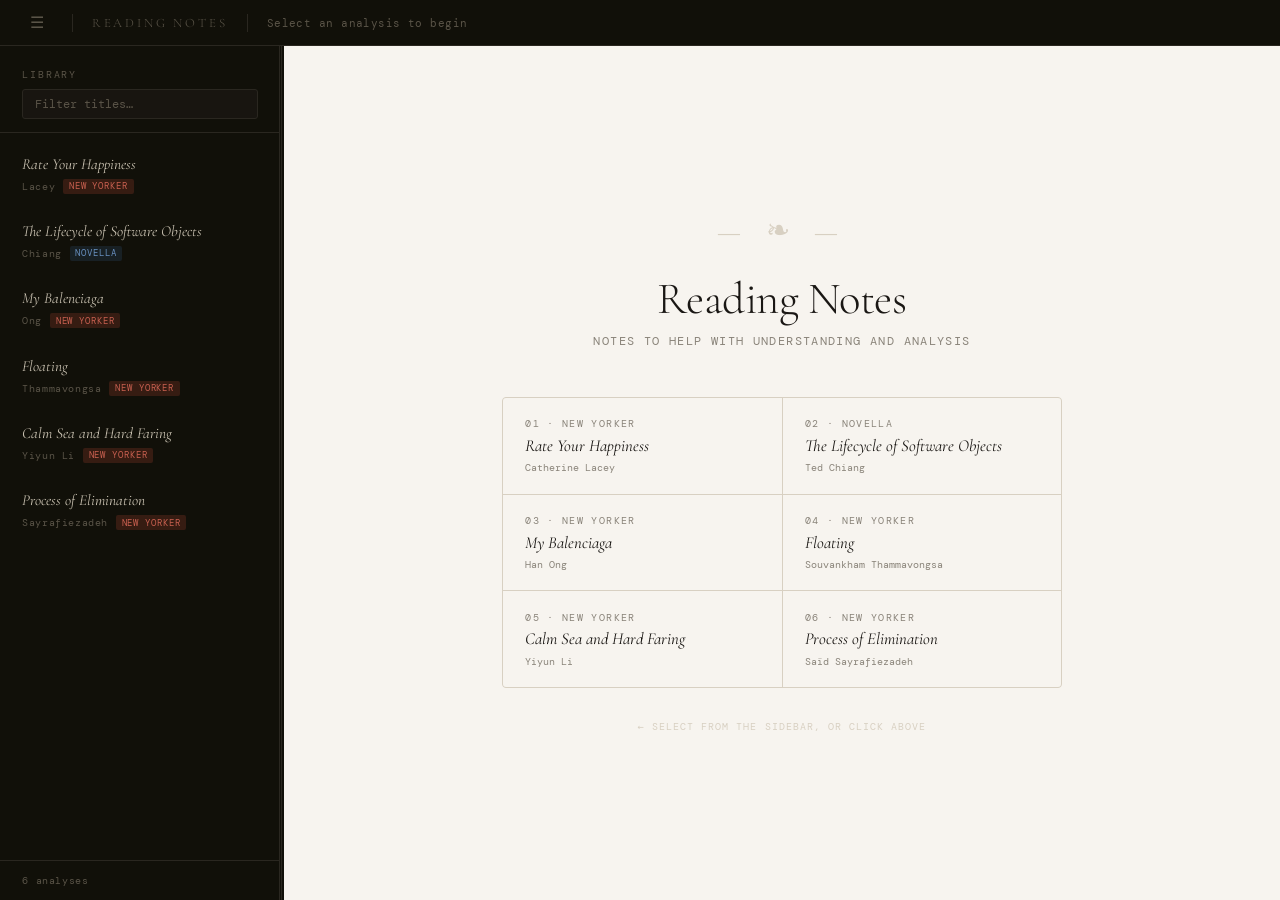
<file: index.html>
<!DOCTYPE html>
<html lang="en">
<head>
  <meta charset="UTF-8">
  <meta name="viewport" content="width=device-width, initial-scale=1.0">
  <title>Reading Notes</title>
  <link href="https://fonts.googleapis.com/css2?family=Cormorant+Garamond:ital,wght@0,300;0,400;0,600;1,300;1,400&family=DM+Mono:wght@300;400&display=swap" rel="stylesheet">
  <style>
    *, *::before, *::after { box-sizing: border-box; margin: 0; padding: 0; }

    :root {
      --sidebar-w: 280px;
      --sidebar-bg: #111009;
      --sidebar-border: #2a2720;
      --ink: #1a1714;
      --paper: #f7f4ef;
      --paper2: #f0ebe2;
      --rule: #d8d0c2;
      --accent: #8b3a2a;
      --accent-muted: #c8604a;
      --gold: #9a7c3a;
      --muted: #8a847a;
      --sidebar-text: #c8c0b0;
      --sidebar-muted: #5a5448;
      --sidebar-active-bg: #1e1b14;
      --sidebar-active-border: #8b3a2a;
      --sidebar-hover-bg: #181510;
      --transition: 0.22s ease;
    }

    html, body {
      height: 100%;
      overflow: hidden;
    }

    body {
      font-family: 'Cormorant Garamond', Georgia, serif;
      background: var(--sidebar-bg);
      color: var(--ink);
      display: flex;
      flex-direction: column;
    }

    /* ── TOP BAR ── */
    .topbar {
      height: 46px;
      background: var(--sidebar-bg);
      border-bottom: 1px solid var(--sidebar-border);
      display: flex;
      align-items: center;
      padding: 0 1.4rem;
      gap: 1.2rem;
      flex-shrink: 0;
      position: relative;
      z-index: 10;
    }

    .topbar-title {
      font-family: 'Cormorant Garamond', serif;
      font-size: 0.8rem;
      font-weight: 300;
      letter-spacing: 0.22em;
      text-transform: uppercase;
      color: var(--sidebar-muted);
    }

    .topbar-divider {
      width: 1px;
      height: 18px;
      background: var(--sidebar-border);
    }

    .topbar-breadcrumb {
      font-family: 'DM Mono', monospace;
      font-size: 0.68rem;
      color: var(--sidebar-muted);
      letter-spacing: 0.04em;
      transition: color var(--transition);
      flex: 1;
      overflow: hidden;
      text-overflow: ellipsis;
      white-space: nowrap;
    }

    .topbar-breadcrumb.active {
      color: var(--sidebar-text);
    }

    .topbar-actions {
      display: flex;
      align-items: center;
      gap: 0.6rem;
      margin-left: auto;
    }

    .topbar-btn {
      background: none;
      border: 1px solid var(--sidebar-border);
      border-radius: 3px;
      color: var(--sidebar-muted);
      font-family: 'DM Mono', monospace;
      font-size: 0.65rem;
      letter-spacing: 0.08em;
      padding: 0.3rem 0.65rem;
      cursor: pointer;
      transition: all var(--transition);
      text-transform: uppercase;
    }
    .topbar-btn:hover {
      border-color: var(--sidebar-text);
      color: var(--sidebar-text);
    }
    .topbar-btn.active {
      border-color: var(--accent-muted);
      color: var(--accent-muted);
    }

    /* ── MAIN LAYOUT ── */
    .layout {
      display: flex;
      flex: 1;
      overflow: hidden;
    }

    /* ── SIDEBAR ── */
    .sidebar {
      width: var(--sidebar-w);
      background: var(--sidebar-bg);
      border-right: 1px solid var(--sidebar-border);
      display: flex;
      flex-direction: column;
      flex-shrink: 0;
      overflow: hidden;
      transition: width var(--transition);
    }

    .sidebar.collapsed {
      width: 0;
      border-right-width: 0;
    }

    .sidebar-inner {
      width: var(--sidebar-w);
      display: flex;
      flex-direction: column;
      height: 100%;
      overflow: hidden;
    }

    .sidebar-header {
      padding: 1.4rem 1.4rem 0.8rem;
      border-bottom: 1px solid var(--sidebar-border);
    }

    .sidebar-label {
      font-family: 'DM Mono', monospace;
      font-size: 0.62rem;
      letter-spacing: 0.18em;
      text-transform: uppercase;
      color: var(--sidebar-muted);
      margin-bottom: 0.5rem;
    }

    .sidebar-search {
      width: 100%;
      background: #181510;
      border: 1px solid var(--sidebar-border);
      border-radius: 3px;
      color: var(--sidebar-text);
      font-family: 'DM Mono', monospace;
      font-size: 0.72rem;
      padding: 0.4rem 0.7rem;
      outline: none;
      transition: border-color var(--transition);
    }
    .sidebar-search::placeholder { color: var(--sidebar-muted); }
    .sidebar-search:focus { border-color: var(--accent); }

    .sidebar-list {
      flex: 1;
      overflow-y: auto;
      padding: 0.5rem 0;
      scrollbar-width: thin;
      scrollbar-color: var(--sidebar-border) transparent;
    }
    .sidebar-list::-webkit-scrollbar { width: 3px; }
    .sidebar-list::-webkit-scrollbar-thumb { background: var(--sidebar-border); border-radius: 2px; }

    .book-item {
      display: block;
      padding: 0.85rem 1.4rem 0.85rem 1.2rem;
      cursor: pointer;
      border-left: 3px solid transparent;
      border-bottom: 1px solid transparent;
      transition: all var(--transition);
      position: relative;
      text-decoration: none;
    }
    .book-item:hover {
      background: var(--sidebar-hover-bg);
      border-bottom-color: var(--sidebar-border);
    }
    .book-item.active {
      background: var(--sidebar-active-bg);
      border-left-color: var(--sidebar-active-border);
      border-bottom-color: var(--sidebar-border);
    }
    .book-item.hidden {
      display: none;
    }

    .book-item-title {
      font-family: 'Cormorant Garamond', serif;
      font-size: 0.96rem;
      font-weight: 400;
      font-style: italic;
      color: var(--sidebar-text);
      line-height: 1.3;
      margin-bottom: 0.25rem;
      transition: color var(--transition);
    }
    .book-item:hover .book-item-title,
    .book-item.active .book-item-title {
      color: #e8e0d0;
    }

    .book-item-meta {
      font-family: 'DM Mono', monospace;
      font-size: 0.62rem;
      letter-spacing: 0.06em;
      color: var(--sidebar-muted);
      display: flex;
      align-items: center;
      gap: 0.5rem;
    }
    .book-item.active .book-item-meta {
      color: #7a6858;
    }

    .book-item-tag {
      display: inline-block;
      padding: 0.1rem 0.35rem;
      border-radius: 2px;
      font-size: 0.58rem;
      letter-spacing: 0.1em;
      text-transform: uppercase;
    }
    .tag-nyr { background: rgba(139,58,42,0.3); color: #c86050; }
    .tag-novella { background: rgba(42,70,100,0.3); color: #6890c0; }
    .tag-novel { background: rgba(60,90,60,0.3); color: #70b070; }

    .sidebar-footer {
      padding: 0.8rem 1.4rem;
      border-top: 1px solid var(--sidebar-border);
      font-family: 'DM Mono', monospace;
      font-size: 0.62rem;
      color: var(--sidebar-muted);
      letter-spacing: 0.06em;
    }

    /* ── CONTENT PANE ── */
    .content-pane {
      flex: 1;
      display: flex;
      flex-direction: column;
      overflow: hidden;
      background: var(--paper);
      position: relative;
    }

    /* ── WELCOME SCREEN ── */
    .welcome {
      flex: 1;
      display: flex;
      flex-direction: column;
      align-items: center;
      justify-content: center;
      padding: 3rem 2rem;
      background: var(--paper);
      gap: 0;
    }

    .welcome-ornament {
      font-size: 1.8rem;
      color: var(--rule);
      margin-bottom: 1.5rem;
      letter-spacing: 0.3em;
    }

    .welcome-title {
      font-family: 'Cormorant Garamond', serif;
      font-size: 2.8rem;
      font-weight: 300;
      color: var(--ink);
      letter-spacing: -0.01em;
      margin-bottom: 0.5rem;
      text-align: center;
    }

    .welcome-sub {
      font-family: 'DM Mono', monospace;
      font-size: 0.72rem;
      color: var(--muted);
      letter-spacing: 0.12em;
      text-transform: uppercase;
      margin-bottom: 3rem;
    }

    .welcome-grid {
      display: grid;
      grid-template-columns: repeat(2, 1fr);
      gap: 1px;
      max-width: 560px;
      width: 100%;
      background: var(--rule);
      border: 1px solid var(--rule);
      border-radius: 4px;
      overflow: hidden;
    }

    .welcome-card {
      background: var(--paper);
      padding: 1.2rem 1.4rem;
      cursor: pointer;
      transition: background var(--transition);
      display: flex;
      flex-direction: column;
      gap: 0.3rem;
    }
    .welcome-card:hover {
      background: var(--paper2);
    }

    .welcome-card-num {
      font-family: 'DM Mono', monospace;
      font-size: 0.6rem;
      color: var(--muted);
      letter-spacing: 0.14em;
      text-transform: uppercase;
    }

    .welcome-card-title {
      font-family: 'Cormorant Garamond', serif;
      font-size: 1.05rem;
      font-style: italic;
      color: var(--ink);
      line-height: 1.3;
    }

    .welcome-card-author {
      font-family: 'DM Mono', monospace;
      font-size: 0.62rem;
      color: var(--muted);
    }

    .welcome-hint {
      margin-top: 2rem;
      font-family: 'DM Mono', monospace;
      font-size: 0.65rem;
      color: var(--rule);
      letter-spacing: 0.1em;
      text-transform: uppercase;
    }

    /* ── ANALYSIS FRAME ── */
    .analysis-frame-wrap {
      flex: 1;
      display: none;
      flex-direction: column;
      overflow: hidden;
      position: relative;
    }
    .analysis-frame-wrap.active {
      display: flex;
    }

    .frame-loading {
      position: absolute;
      inset: 0;
      background: var(--paper);
      display: flex;
      flex-direction: column;
      align-items: center;
      justify-content: center;
      gap: 1rem;
      z-index: 5;
      transition: opacity 0.3s ease;
    }
    .frame-loading.hidden {
      opacity: 0;
      pointer-events: none;
    }

    .loading-spinner {
      width: 28px;
      height: 28px;
      border: 2px solid var(--rule);
      border-top-color: var(--accent);
      border-radius: 50%;
      animation: spin 0.8s linear infinite;
    }
    @keyframes spin { to { transform: rotate(360deg); } }

    .loading-text {
      font-family: 'DM Mono', monospace;
      font-size: 0.68rem;
      color: var(--muted);
      letter-spacing: 0.12em;
      text-transform: uppercase;
    }

    .analysis-iframe {
      flex: 1;
      border: none;
      width: 100%;
      background: var(--paper);
    }

    /* ── COLLAPSE TOGGLE ── */
    .collapse-btn {
      background: none;
      border: none;
      color: var(--sidebar-muted);
      cursor: pointer;
      padding: 0.3rem 0.5rem;
      font-size: 1rem;
      line-height: 1;
      transition: color var(--transition);
      border-radius: 2px;
    }
    .collapse-btn:hover {
      color: var(--sidebar-text);
      background: rgba(255,255,255,0.04);
    }

    /* ── RESIZE HANDLE ── */
    .resize-handle {
      width: 4px;
      cursor: col-resize;
      background: transparent;
      flex-shrink: 0;
      position: relative;
      transition: background var(--transition);
    }
    .resize-handle::after {
      content: '';
      position: absolute;
      top: 0; bottom: 0;
      left: 1px;
      width: 1px;
      background: var(--sidebar-border);
      transition: background var(--transition), width var(--transition), left var(--transition);
    }
    .resize-handle:hover::after,
    .resize-handle.dragging::after {
      background: var(--accent);
      width: 2px;
      left: 1px;
    }

    /* ── EMPTY / NO RESULTS ── */
    .no-results {
      padding: 1.5rem 1.4rem;
      font-family: 'DM Mono', monospace;
      font-size: 0.68rem;
      color: var(--sidebar-muted);
      letter-spacing: 0.06em;
      display: none;
    }

    /* ── SCROLLBAR STYLING ── */
    ::-webkit-scrollbar { width: 6px; height: 6px; }
    ::-webkit-scrollbar-track { background: transparent; }
    ::-webkit-scrollbar-thumb { background: var(--rule); border-radius: 3px; }

    /* ── PRINT ── */
    @media print {
      .topbar, .sidebar { display: none; }
      .content-pane { position: fixed; inset: 0; }
    }

    /* ── RESPONSIVE ── */
    @media (max-width: 700px) {
      :root { --sidebar-w: 100vw; }
      .layout { position: relative; }
      .sidebar {
        position: absolute;
        top: 0; left: 0; bottom: 0;
        z-index: 20;
        box-shadow: 4px 0 20px rgba(0,0,0,0.5);
      }
      .sidebar.collapsed {
        width: 0;
      }
      .resize-handle { display: none; }
    }
  </style>
</head>
<body>

<!-- TOP BAR -->
<div class="topbar">
  <button class="collapse-btn" id="collapseBtn" title="Toggle sidebar" onclick="toggleSidebar()">
    ☰
  </button>
  <div class="topbar-divider"></div>
  <span class="topbar-title">Reading Notes</span>
  <div class="topbar-divider"></div>
  <span class="topbar-breadcrumb" id="breadcrumb">Select an analysis to begin</span>
  <div class="topbar-actions">
    <button class="topbar-btn" id="openTabBtn" onclick="openInTab()" style="display:none">Open in tab ↗</button>
    <button class="topbar-btn" id="printBtn" onclick="printFrame()" style="display:none">Print</button>
  </div>
</div>

<!-- MAIN LAYOUT -->
<div class="layout" id="layout">

  <!-- SIDEBAR -->
  <div class="sidebar" id="sidebar">
    <div class="sidebar-inner">

      <div class="sidebar-header">
        <div class="sidebar-label">Library</div>
        <input
          type="search"
          class="sidebar-search"
          id="searchInput"
          placeholder="Filter titles…"
          oninput="filterBooks(this.value)"
          autocomplete="off"
          spellcheck="false"
        >
      </div>

      <div class="sidebar-list" id="bookList">

        <a class="book-item"
           data-file="rate-your-happiness-analysis.html"
           data-title="Rate Your Happiness"
           data-author="Catherine Lacey"
           data-source="The New Yorker"
           onclick="loadBook(this); return false;" href="#">
          <div class="book-item-title">Rate Your Happiness</div>
          <div class="book-item-meta">
            <span>Lacey</span>
            <span class="book-item-tag tag-nyr">New Yorker</span>
          </div>
        </a>

        <a class="book-item"
           data-file="lifecycle_software_objects_analysis.html"
           data-title="The Lifecycle of Software Objects"
           data-author="Ted Chiang"
           data-source="Novella"
           onclick="loadBook(this); return false;" href="#">
          <div class="book-item-title">The Lifecycle of Software Objects</div>
          <div class="book-item-meta">
            <span>Chiang</span>
            <span class="book-item-tag tag-novella">Novella</span>
          </div>
        </a>

        <a class="book-item"
           data-file="NYT_My_Balenciaga_analysis.html"
           data-title="My Balenciaga"
           data-author="Han Ong"
           data-source="The New Yorker"
           onclick="loadBook(this); return false;" href="#">
          <div class="book-item-title">My Balenciaga</div>
          <div class="book-item-meta">
            <span>Ong</span>
            <span class="book-item-tag tag-nyr">New Yorker</span>
          </div>
        </a>

        <a class="book-item"
           data-file="NYT_Floating_analysis.html"
           data-title="Floating"
           data-author="Souvankham Thammavongsa"
           data-source="The New Yorker"
           onclick="loadBook(this); return false;" href="#">
          <div class="book-item-title">Floating</div>
          <div class="book-item-meta">
            <span>Thammavongsa</span>
            <span class="book-item-tag tag-nyr">New Yorker</span>
          </div>
        </a>

        <a class="book-item"
           data-file="calm_sea_analysis.html"
           data-title="Calm Sea and Hard Faring"
           data-author="Yiyun Li"
           data-source="The New Yorker"
           onclick="loadBook(this); return false;" href="#">
          <div class="book-item-title">Calm Sea and Hard Faring</div>
          <div class="book-item-meta">
            <span>Yiyun Li</span>
            <span class="book-item-tag tag-nyr">New Yorker</span>
          </div>
        </a>

        <a class="book-item"
           data-file="process_of_elimination_analysis.html"
           data-title="Process of Elimination"
           data-author="Saïd Sayrafiezadeh"
           data-source="The New Yorker"
           onclick="loadBook(this); return false;" href="#">
          <div class="book-item-title">Process of Elimination</div>
          <div class="book-item-meta">
            <span>Sayrafiezadeh</span>
            <span class="book-item-tag tag-nyr">New Yorker</span>
          </div>
        </a>

        <div class="no-results" id="noResults">No titles match</div>

      </div>

      <div class="sidebar-footer" id="sidebarCount">6 analyses</div>

    </div>
  </div>

  <!-- RESIZE HANDLE -->
  <div class="resize-handle" id="resizeHandle"></div>

  <!-- CONTENT PANE -->
  <div class="content-pane" id="contentPane">

    <!-- WELCOME -->
    <div class="welcome" id="welcomeScreen">
      <div class="welcome-ornament">— ❧ —</div>
      <h1 class="welcome-title">Reading Notes</h1>
      <p class="welcome-sub">Notes to help with understanding and analysis</p>

      <div class="welcome-grid">
        <div class="welcome-card" onclick="loadByFile('rate-your-happiness-analysis.html')">
          <div class="welcome-card-num">01 · New Yorker</div>
          <div class="welcome-card-title">Rate Your Happiness</div>
          <div class="welcome-card-author">Catherine Lacey</div>
        </div>
        <div class="welcome-card" onclick="loadByFile('lifecycle_software_objects_analysis.html')">
          <div class="welcome-card-num">02 · Novella</div>
          <div class="welcome-card-title">The Lifecycle of Software Objects</div>
          <div class="welcome-card-author">Ted Chiang</div>
        </div>
        <div class="welcome-card" onclick="loadByFile('NYT_My_Balenciaga_analysis.html')">
          <div class="welcome-card-num">03 · New Yorker</div>
          <div class="welcome-card-title">My Balenciaga</div>
          <div class="welcome-card-author">Han Ong</div>
        </div>
        <div class="welcome-card" onclick="loadByFile('NYT_Floating_analysis.html')">
          <div class="welcome-card-num">04 · New Yorker</div>
          <div class="welcome-card-title">Floating</div>
          <div class="welcome-card-author">Souvankham Thammavongsa</div>
        </div>
        <div class="welcome-card" onclick="loadByFile('calm_sea_analysis.html')">
          <div class="welcome-card-num">05 · New Yorker</div>
          <div class="welcome-card-title">Calm Sea and Hard Faring</div>
          <div class="welcome-card-author">Yiyun Li</div>
        </div>
        <div class="welcome-card" onclick="loadByFile('process_of_elimination_analysis.html')">
          <div class="welcome-card-num">06 · New Yorker</div>
          <div class="welcome-card-title">Process of Elimination</div>
          <div class="welcome-card-author">Saïd Sayrafiezadeh</div>
        </div>
      </div>

      <p class="welcome-hint">← select from the sidebar, or click above</p>
    </div>

    <!-- ANALYSIS FRAME -->
    <div class="analysis-frame-wrap" id="frameWrap">
      <div class="frame-loading" id="frameLoading">
        <div class="loading-spinner"></div>
        <div class="loading-text">Loading analysis…</div>
      </div>
      <iframe
        id="analysisFrame"
        class="analysis-iframe"
        title="Literary Analysis"
        sandbox="allow-scripts allow-same-origin allow-popups allow-forms"
      ></iframe>
    </div>

  </div>
</div>

<script>
  /* ── STATE ── */
  let currentFile = null;
  let sidebarOpen = true;
  const SIDEBAR_WIDTH_KEY = 'rn_sidebar_w';

  /* ── SIDEBAR TOGGLE ── */
  function toggleSidebar() {
    sidebarOpen = !sidebarOpen;
    const sidebar = document.getElementById('sidebar');
    const handle  = document.getElementById('resizeHandle');
    sidebar.classList.toggle('collapsed', !sidebarOpen);
    handle.style.display = sidebarOpen ? '' : 'none';
  }

  /* ── LOAD BY FILE (from welcome cards) ── */
  function loadByFile(filename) {
    const item = document.querySelector(`.book-item[data-file="${filename}"]`);
    if (item) loadBook(item);
  }

  /* ── LOAD BOOK ── */
  function loadBook(item) {
    const file   = item.dataset.file;
    const title  = item.dataset.title;
    const author = item.dataset.author;

    if (file === currentFile) return;
    currentFile = file;

    /* Sidebar active state */
    document.querySelectorAll('.book-item').forEach(el => el.classList.remove('active'));
    item.classList.add('active');

    /* Breadcrumb */
    const bc = document.getElementById('breadcrumb');
    bc.textContent = `${title} — ${author}`;
    bc.classList.add('active');

    /* Show buttons */
    document.getElementById('openTabBtn').style.display = '';
    document.getElementById('printBtn').style.display = '';

    /* Show frame area, hide welcome */
    document.getElementById('welcomeScreen').style.display = 'none';
    const wrap = document.getElementById('frameWrap');
    wrap.classList.add('active');

    /* Show loading indicator */
    const loading = document.getElementById('frameLoading');
    loading.classList.remove('hidden');

    /* Load iframe */
    const frame = document.getElementById('analysisFrame');
    frame.onload = () => {
      loading.classList.add('hidden');
    };
    frame.onerror = () => {
      loading.classList.add('hidden');
    };
    frame.src = file;

    /* On mobile, auto-collapse sidebar after selection */
    if (window.innerWidth <= 700) {
      setTimeout(() => { sidebarOpen = false; document.getElementById('sidebar').classList.add('collapsed'); }, 200);
    }
  }

  /* ── OPEN IN TAB ── */
  function openInTab() {
    if (currentFile) window.open(currentFile, '_blank');
  }

  /* ── PRINT ── */
  function printFrame() {
    const frame = document.getElementById('analysisFrame');
    if (frame && frame.contentWindow) {
      frame.contentWindow.print();
    }
  }

  /* ── SEARCH / FILTER ── */
  function filterBooks(query) {
    const q = query.trim().toLowerCase();
    const items = document.querySelectorAll('.book-item');
    let visible = 0;

    items.forEach(item => {
      const title  = (item.dataset.title  || '').toLowerCase();
      const author = (item.dataset.author || '').toLowerCase();
      const source = (item.dataset.source || '').toLowerCase();
      const match  = !q || title.includes(q) || author.includes(q) || source.includes(q);
      item.classList.toggle('hidden', !match);
      if (match) visible++;
    });

    document.getElementById('noResults').style.display = visible === 0 ? 'block' : 'none';
    document.getElementById('sidebarCount').textContent = q
      ? `${visible} of ${items.length} shown`
      : `${items.length} analyses`;
  }

  /* ── KEYBOARD NAVIGATION ── */
  document.addEventListener('keydown', (e) => {
    /* Escape: clear search */
    if (e.key === 'Escape') {
      const search = document.getElementById('searchInput');
      if (document.activeElement === search && search.value) {
        search.value = '';
        filterBooks('');
        return;
      }
      if (e.key === 'Escape' && !sidebarOpen) toggleSidebar();
    }

    /* [ / ] : cycle through books */
    if ((e.key === ']' || e.key === '[') && !e.ctrlKey && !e.metaKey) {
      if (document.activeElement.tagName === 'INPUT') return;
      const items = Array.from(document.querySelectorAll('.book-item:not(.hidden)'));
      if (!items.length) return;
      const idx = items.findIndex(i => i.classList.contains('active'));
      let next = e.key === ']'
        ? (idx + 1) % items.length
        : (idx - 1 + items.length) % items.length;
      if (idx === -1) next = 0;
      loadBook(items[next]);
      e.preventDefault();
    }

    /* / : focus search */
    if (e.key === '/' && !e.ctrlKey && !e.metaKey) {
      if (document.activeElement.tagName !== 'INPUT') {
        document.getElementById('searchInput').focus();
        e.preventDefault();
      }
    }
  });

  /* ── RESIZE HANDLE ── */
  (function initResize() {
    const handle  = document.getElementById('resizeHandle');
    const sidebar = document.getElementById('sidebar');
    let dragging = false;
    let startX, startW;

    /* Restore saved width */
    const saved = localStorage.getItem(SIDEBAR_WIDTH_KEY);
    if (saved) {
      const w = parseInt(saved, 10);
      if (w >= 160 && w <= 520) {
        document.documentElement.style.setProperty('--sidebar-w', w + 'px');
        sidebar.style.width = w + 'px';
        sidebar.querySelector('.sidebar-inner').style.width = w + 'px';
      }
    }

    handle.addEventListener('mousedown', (e) => {
      dragging = true;
      startX = e.clientX;
      startW = sidebar.offsetWidth;
      handle.classList.add('dragging');
      document.body.style.userSelect = 'none';
      document.body.style.cursor = 'col-resize';
    });

    document.addEventListener('mousemove', (e) => {
      if (!dragging) return;
      const delta = e.clientX - startX;
      const newW  = Math.min(520, Math.max(160, startW + delta));
      sidebar.style.width = newW + 'px';
      sidebar.querySelector('.sidebar-inner').style.width = newW + 'px';
    });

    document.addEventListener('mouseup', () => {
      if (!dragging) return;
      dragging = false;
      handle.classList.remove('dragging');
      document.body.style.userSelect = '';
      document.body.style.cursor = '';
      localStorage.setItem(SIDEBAR_WIDTH_KEY, sidebar.offsetWidth);
    });
  })();

  /* ── URL HASH ROUTING ── */
  (function initRouting() {
    function loadFromHash() {
      const hash = decodeURIComponent(location.hash.slice(1));
      if (hash) {
        const item = document.querySelector(`.book-item[data-file="${hash}"]`);
        if (item) { loadBook(item); return; }
      }
    }
    loadFromHash();
    window.addEventListener('hashchange', loadFromHash);

    /* Update hash on load */
    const origLoad = window.loadBook;
    window.loadBook = function(item) {
      origLoad(item);
      history.replaceState(null, '', '#' + encodeURIComponent(item.dataset.file));
    };
  })();
</script>

</body>
</html>
</file>
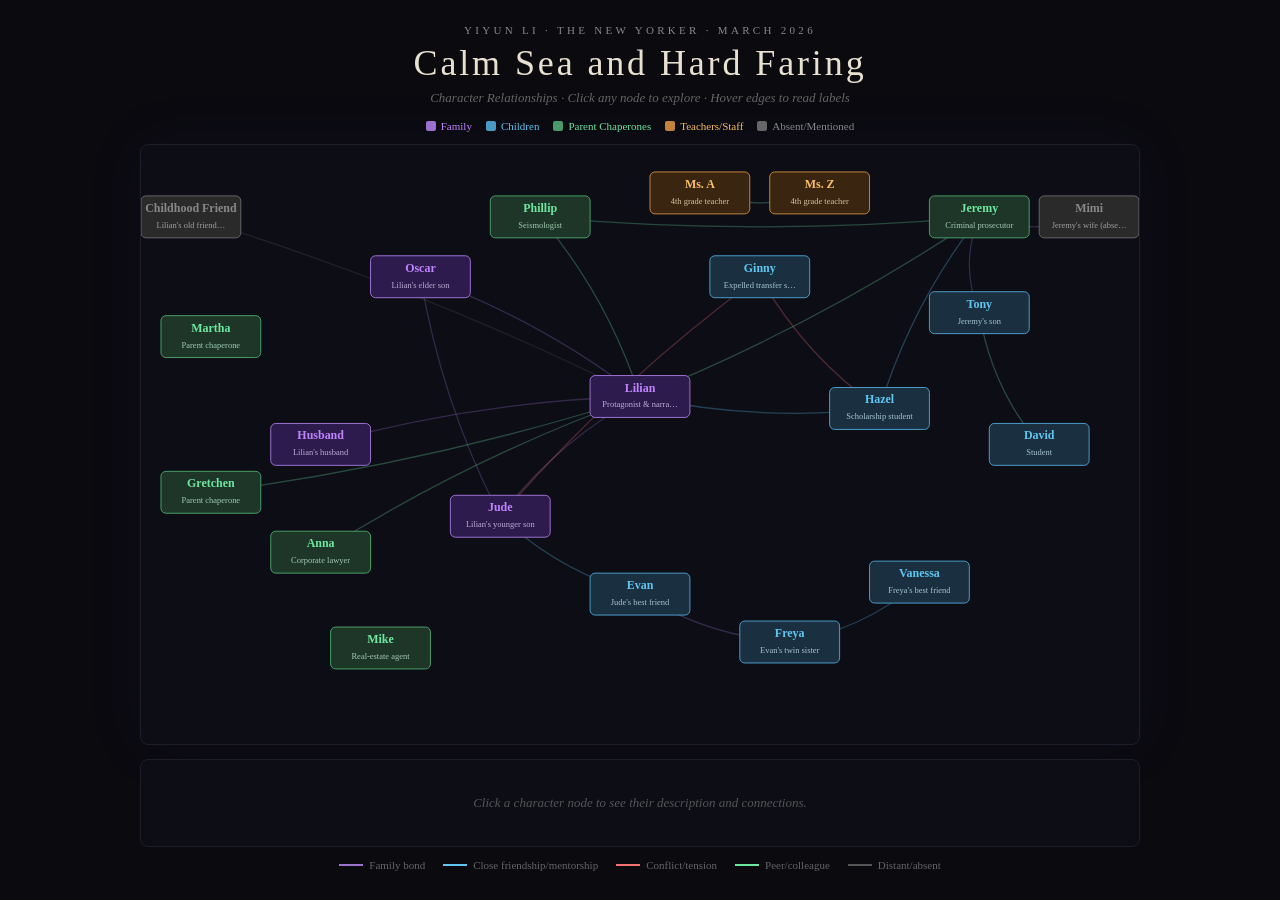
<file: Calm Sea and Hard Faring character diagram.html>
<!DOCTYPE html>
<html lang="en">
<head>
<meta charset="UTF-8">
<meta name="viewport" content="width=device-width, initial-scale=1.0">
<title>Calm Sea and Hard Faring — Characters</title>
<style>
  * { box-sizing: border-box; margin: 0; padding: 0; }
  body {
    background: #0a0a0f;
    font-family: Georgia, 'Times New Roman', serif;
    color: #e8e0d0;
    min-height: 100vh;
    display: flex;
    flex-direction: column;
    align-items: center;
    padding: 24px 16px;
  }
  header { text-align: center; margin-bottom: 14px; }
  header .sub { font-size: 11px; letter-spacing: 0.3em; color: #888; text-transform: uppercase; margin-bottom: 6px; }
  header h1 { font-size: clamp(20px,4vw,36px); font-weight: normal; letter-spacing: 0.08em; color: #e8e0d0; }
  header .hint { font-size: 13px; color: #666; margin-top: 6px; font-style: italic; }
  #legend { display: flex; gap: 14px; flex-wrap: wrap; justify-content: center; margin-bottom: 12px; }
  .leg-item { display: flex; align-items: center; gap: 5px; font-size: 11px; }
  .leg-dot { width: 10px; height: 10px; border-radius: 2px; }
  #diagram-wrap {
    width: 100%; max-width: 1000px;
    border: 1px solid #1e1e2a;
    border-radius: 8px;
    overflow: hidden;
    background: #0d0d16;
    box-shadow: 0 0 60px rgba(100,80,180,0.08);
  }
  svg { width: 100%; display: block; }
  .node { cursor: pointer; }
  .node rect { transition: stroke-width 0.2s; }
  .node:hover rect { stroke-width: 2.5px !important; }
  #detail {
    margin-top: 14px;
    width: 100%; max-width: 1000px;
    min-height: 88px;
    background: #0d0d16;
    border: 1px solid #1e1e2a;
    border-radius: 8px;
    padding: 16px 22px;
    display: flex; gap: 22px; flex-wrap: wrap; align-items: flex-start;
    transition: background 0.3s, border-color 0.3s;
  }
  #detail .char-name { font-size: 22px; font-weight: bold; margin-bottom: 2px; }
  #detail .char-role { font-size: 12px; font-style: italic; opacity: 0.8; }
  #detail .char-desc { font-size: 13px; line-height: 1.65; margin-bottom: 10px; }
  #detail .placeholder { color: #555; font-style: italic; font-size: 13px; margin: auto; }
  #rels { display: flex; flex-wrap: wrap; gap: 8px; }
  .rel-pill {
    font-size: 11px; padding: 3px 10px; border-radius: 20px;
    cursor: pointer; border: 1px solid; background: rgba(255,255,255,0.06);
    transition: opacity 0.2s;
  }
  .rel-pill:hover { opacity: 0.75; }
  #edge-legend { display: flex; gap: 18px; flex-wrap: wrap; justify-content: center; margin-top: 12px; }
  .edge-leg { display: flex; align-items: center; gap: 6px; font-size: 11px; color: #666; }
  .edge-line { width: 24px; height: 2px; }
</style>
</head>
<body>

<header>
  <div class="sub">Yiyun Li · The New Yorker · March 2026</div>
  <h1>Calm Sea and Hard Faring</h1>
  <div class="hint">Character Relationships · Click any node to explore · Hover edges to read labels</div>
</header>

<div id="legend"></div>
<div id="diagram-wrap"><svg id="svg" viewBox="0 0 1000 600"></svg></div>
<div id="detail"><div class="placeholder">Click a character node to see their description and connections.</div></div>
<div id="edge-legend"></div>

<script>
const GC = {
  family:   { bg:"#2d1b4e", border:"#9b72cf", text:"#e2cff7", dot:"#c084fc" },
  children: { bg:"#1a3040", border:"#4a9cc7", text:"#c8e8f5", dot:"#60c6f0" },
  parents:  { bg:"#1e3628", border:"#4a9c68", text:"#c2f0d4", dot:"#6ee7a0" },
  staff:    { bg:"#3a2510", border:"#c4843a", text:"#fde8c4", dot:"#fbbf68" },
  absent:   { bg:"#2a2a2a", border:"#666",    text:"#bbb",    dot:"#888"    },
};
const EC = { family:"#9b72cf", close:"#60c6f0", conflict:"#f87171", peer:"#6ee7a0", absent:"#555" };

const CHARS = [
  { id:"lilian",        name:"Lilian",          role:"Protagonist & narrator",     group:"family",   x:50, y:42, desc:"Writer, professor, and devoted mother. Views the trip from 10 years in the future, after losing both sons." },
  { id:"oscar",         name:"Oscar",            role:"Lilian's elder son",         group:"family",   x:28, y:22, desc:"Jude's older brother. Died before the story's present day. Loyal to stage productions over film adaptations." },
  { id:"jude",          name:"Jude",             role:"Lilian's younger son",       group:"family",   x:36, y:62, desc:"Quiet, chubby-faced 4th grader. Close friends with Evan. Dies in the middle of his freshman year of college." },
  { id:"husband",       name:"Husband",          role:"Lilian's husband",           group:"family",   x:18, y:50, desc:"Travels with family to Denmark to visit Kronborg Castle. Unnamed throughout the story." },
  { id:"evan",          name:"Evan",             role:"Jude's best friend",         group:"children", x:50, y:75, desc:"Skinny, bespectacled, lively. Freya's twin. Once tirelessly spoke on Jude's behalf until a consultant forbade it." },
  { id:"freya",         name:"Freya",            role:"Evan's twin sister",         group:"children", x:65, y:83, desc:"Vanessa's best friend. Kicks the driver's seat on the drive down Highway 1." },
  { id:"vanessa",       name:"Vanessa",          role:"Freya's best friend",        group:"children", x:78, y:73, desc:"Travels in the minivan. One of the children singing 'Agony' from Into the Woods." },
  { id:"hazel",         name:"Hazel",            role:"Scholarship student",        group:"children", x:74, y:44, desc:"Sharp, proud, intensely perceptive. Scholarship kid previously bullied at public school. Lilian sees Ophelia in her. Disappears on the night walk." },
  { id:"ginny",         name:"Ginny",            role:"Expelled transfer student",  group:"children", x:62, y:22, desc:"Expelled from Kingsley via parental donation. Physically intrusive with Jude. Refuses to walk with Hazel on the final evening." },
  { id:"tony",          name:"Tony",             role:"Jeremy's son",               group:"children", x:84, y:28, desc:"Tallest boy in 4th grade. Co-author of the crude 'super wiener' ditty with David." },
  { id:"david",         name:"David",            role:"Student",                    group:"children", x:90, y:50, desc:"Tony's partner in crude jokes. Quick-witted; picks up the 'super weaner' term immediately." },
  { id:"jeremy",        name:"Jeremy",           role:"Criminal prosecutor",        group:"parents",  x:84, y:12, desc:"Tony's father. Sex offenses specialist. Tall, calm, levelheaded. Coaxes Hazel back with quiet authority during her disappearance." },
  { id:"anna",          name:"Anna",             role:"Corporate lawyer",           group:"parents",  x:18, y:68, desc:"School board member. Organized, matter-of-fact. Draws up the week's rotating chaperone schedule." },
  { id:"martha",        name:"Martha",           role:"Parent chaperone",           group:"parents",  x:7,  y:32, desc:"One of the mothers. Disengaged; asks to be excused from afternoon duty on the first day." },
  { id:"gretchen",      name:"Gretchen",         role:"Parent chaperone",           group:"parents",  x:7,  y:58, desc:"Gossips to Lilian about Jeremy's solo hiking trips and Mimi pushing for couples therapy." },
  { id:"mike",          name:"Mike",             role:"Real-estate agent",          group:"parents",  x:24, y:84, desc:"Older father of a young daughter. Regular chaperon. Clasps his chest in shock at Hazel's disappearance." },
  { id:"phillip",       name:"Phillip",          role:"Seismologist",               group:"parents",  x:40, y:12, desc:"Levelheaded. Guards the night path with Jeremy. Approves of Jude and Evan's scientific approach to cracking eggs." },
  { id:"msA",           name:"Ms. A",            role:"4th grade teacher",          group:"staff",    x:56, y:8,  desc:"One of two teachers on the trip. Works with Ms. Z to manage the children." },
  { id:"msZ",           name:"Ms. Z",            role:"4th grade teacher",          group:"staff",    x:68, y:8,  desc:"Six months pregnant. The parents insist she rest immediately when Hazel goes missing." },
  { id:"mimi",          name:"Mimi",             role:"Jeremy's wife (absent)",     group:"absent",   x:95, y:12, desc:"Absent from the trip. Described by Gretchen as effectively a single mother. Pushed Jeremy into couples therapy." },
  { id:"childhoodfriend",name:"Childhood Friend",role:"Lilian's old friend (absent)",group:"absent", x:5,  y:12, desc:"Beijing schoolmate who made a fortune in real estate. Emails Lilian after Jude's death, recalling shared ice pops and a melting snowman." },
];

const EDGES = [
  { from:"lilian",  to:"oscar",          label:"mother of",             style:"family"   },
  { from:"lilian",  to:"jude",           label:"mother of",             style:"family"   },
  { from:"lilian",  to:"husband",        label:"married to",            style:"family"   },
  { from:"oscar",   to:"jude",           label:"brothers",              style:"family"   },
  { from:"jude",    to:"evan",           label:"best friends",          style:"close"    },
  { from:"evan",    to:"freya",          label:"twins",                 style:"family"   },
  { from:"freya",   to:"vanessa",        label:"best friends",          style:"close"    },
  { from:"jeremy",  to:"tony",           label:"father of",             style:"family"   },
  { from:"jeremy",  to:"mimi",           label:"married to",            style:"family"   },
  { from:"ginny",   to:"jude",           label:"harasses",              style:"conflict" },
  { from:"ginny",   to:"hazel",          label:"refuses to walk with",  style:"conflict" },
  { from:"lilian",  to:"hazel",          label:"mentors / watches over",style:"close"    },
  { from:"jeremy",  to:"hazel",          label:"rescues from hillside", style:"close"    },
  { from:"tony",    to:"david",          label:"collaborators in mischief",style:"peer"  },
  { from:"lilian",  to:"anna",           label:"fellow chaperones",     style:"peer"     },
  { from:"lilian",  to:"jeremy",         label:"fellow chaperones",     style:"peer"     },
  { from:"phillip", to:"jeremy",         label:"guard the path together",style:"peer"    },
  { from:"lilian",  to:"childhoodfriend",label:"old friends",           style:"absent"   },
  { from:"msA",     to:"msZ",            label:"co-teachers",           style:"peer"     },
  { from:"gretchen",to:"lilian",         label:"gossips to",            style:"peer"     },
  { from:"lilian",  to:"phillip",        label:"fellow chaperones",     style:"peer"     },
];

const W=1000, H=600, NW=100, NH=42;
const byId = Object.fromEntries(CHARS.map(c=>[c.id,c]));

function pos(c){ return { x: c.x/100*W, y: c.y/100*H }; }

// Build legend
const legendEl = document.getElementById('legend');
[['family','Family'],['children','Children'],['parents','Parent Chaperones'],['staff','Teachers/Staff'],['absent','Absent/Mentioned']].forEach(([k,l])=>{
  legendEl.innerHTML += `<div class="leg-item" style="color:${GC[k].dot}"><div class="leg-dot" style="background:${GC[k].border}"></div>${l}</div>`;
});

// Build edge legend
const edgeLegEl = document.getElementById('edge-legend');
({family:"Family bond",close:"Close friendship/mentorship",conflict:"Conflict/tension",peer:"Peer/colleague",absent:"Distant/absent"});
Object.entries({family:"Family bond",close:"Close friendship/mentorship",conflict:"Conflict/tension",peer:"Peer/colleague",absent:"Distant/absent"}).forEach(([k,l])=>{
  edgeLegEl.innerHTML += `<div class="edge-leg"><div class="edge-line" style="background:${EC[k]}"></div>${l}</div>`;
});

const svg = document.getElementById('svg');
const ns = 'http://www.w3.org/2000/svg';

function el(tag,attrs,parent){
  const e = document.createElementNS(ns,tag);
  Object.entries(attrs).forEach(([k,v])=>e.setAttribute(k,v));
  if(parent) parent.appendChild(e);
  return e;
}

// Defs
const defs = el('defs',{},svg);
Object.entries(EC).forEach(([k,color])=>{
  const m = el('marker',{id:`arrow-${k}`,markerWidth:6,markerHeight:6,refX:5,refY:3,orient:'auto'},defs);
  el('path',{d:'M0,0 L0,6 L6,3 z',fill:color,opacity:0.7},m);
});
const filt = el('filter',{id:'glow'},defs);
el('feGaussianBlur',{stdDeviation:3,result:'coloredBlur'},filt);
const feMerge = el('feMerge',{},filt);
el('feMergeNode',{in:'coloredBlur'},feMerge);
el('feMergeNode',{in:'SourceGraphic'},feMerge);

// Edge group (behind nodes)
const edgeGroup = el('g',{id:'edges'},svg);
const nodeGroup = el('g',{id:'nodes'},svg);

// Draw edges
const edgeEls = EDGES.map((e,i)=>{
  const f=pos(byId[e.from]), t=pos(byId[e.to]);
  const mx=(f.x+t.x)/2, my=(f.y+t.y)/2;
  const dx=t.x-f.x, dy=t.y-f.y, len=Math.sqrt(dx*dx+dy*dy)||1;
  const nx=-dy/len*20, ny=dx/len*20;
  const path = el('path',{
    d:`M${f.x},${f.y} Q${mx+nx},${my+ny} ${t.x},${t.y}`,
    fill:'none', stroke:EC[e.style], 'stroke-width':1.3,
    'stroke-opacity':0.28, 'marker-end':`url(#arrow-${e.style})`,
    style:'cursor:pointer'
  },edgeGroup);

  // hover label
  const txt = el('text',{x:mx+nx,y:my+ny-7,'text-anchor':'middle','font-size':9,fill:EC[e.style],
    'font-family':'Georgia,serif',opacity:0,style:'pointer-events:none'},edgeGroup);
  txt.textContent = e.label;

  path.addEventListener('mouseenter',()=>{
    path.setAttribute('stroke-width',2.5);
    path.setAttribute('stroke-opacity',0.9);
    txt.setAttribute('opacity',1);
  });
  path.addEventListener('mouseleave',()=>{
    path.setAttribute('stroke-width',1.3);
    path.setAttribute('stroke-opacity', activeChar ? (EDGES[i].from===activeChar||EDGES[i].to===activeChar ? 0.85 : 0.07) : 0.28);
    txt.setAttribute('opacity',0);
  });
  return {path,txt,data:e};
});

// Draw nodes
let activeChar = null;
const nodeEls = {};

CHARS.forEach(c=>{
  const {x:cx,y:cy}=pos(c);
  const gc=GC[c.group];
  const g = el('g',{class:'node'},nodeGroup);

  const rect = el('rect',{
    x:cx-NW/2,y:cy-NH/2,width:NW,height:NH,rx:5,
    fill:gc.bg,stroke:gc.border,'stroke-width':1
  },g);

  const t1=el('text',{x:cx,y:cy-5,'text-anchor':'middle','font-size':12,'font-weight':'bold',
    fill:gc.dot,'font-family':'Georgia,serif'},g);
  t1.textContent=c.name;

  const roleShort = c.role.length>20?c.role.slice(0,19)+'…':c.role;
  const t2=el('text',{x:cx,y:cy+11,'text-anchor':'middle','font-size':8.5,fill:gc.text,opacity:0.8},g);
  t2.textContent=roleShort;

  nodeEls[c.id]={g,rect};

  g.addEventListener('click',()=>selectChar(c.id));
});

function selectChar(id){
  if(activeChar===id){ activeChar=null; clearDetail(); dimAll(false); return; }
  activeChar=id;
  const c=byId[id];
  const relEdges=EDGES.filter(e=>e.from===id||e.to===id);
  const relIds=new Set(relEdges.flatMap(e=>[e.from,e.to]));

  // dim/highlight nodes
  CHARS.forEach(ch=>{
    const isDimmed = !relIds.has(ch.id);
    nodeEls[ch.id].g.setAttribute('opacity', isDimmed ? 0.18 : 1);
    nodeEls[ch.id].rect.setAttribute('stroke', ch.id===id ? GC[ch.group].dot : GC[ch.group].border);
    nodeEls[ch.id].rect.setAttribute('stroke-width', ch.id===id ? 2.5 : 1);
    nodeEls[ch.id].g.setAttribute('filter', ch.id===id ? 'url(#glow)' : '');
  });

  // dim/highlight edges
  edgeEls.forEach(({path,data})=>{
    const related = data.from===id||data.to===id;
    path.setAttribute('stroke-opacity', related ? 0.85 : 0.05);
    path.setAttribute('stroke-width', related ? 1.8 : 1);
  });

  // detail panel
  const gc=GC[c.group];
  const det=document.getElementById('detail');
  det.style.background=gc.bg;
  det.style.borderColor=gc.border;

  const pills = relEdges.map(e=>{
    const otherId = e.from===id?e.to:e.from;
    const other=byId[otherId];
    const dir=e.from===id?'→':'←';
    return `<span class="rel-pill" onclick="selectChar('${otherId}')" style="color:${EC[e.style]};border-color:${EC[e.style]}44">${dir} ${e.label} <strong>${other.name}</strong></span>`;
  }).join('');

  det.innerHTML=`
    <div style="flex:0 0 auto">
      <div class="char-name" style="color:${gc.dot}">${c.name}</div>
      <div class="char-role" style="color:${gc.text}">${c.role}</div>
    </div>
    <div style="flex:1 1 260px">
      <div class="char-desc" style="color:${gc.text}">${c.desc}</div>
      <div id="rels">${pills}</div>
    </div>`;
}

function dimAll(dim){
  CHARS.forEach(c=>{
    nodeEls[c.id].g.setAttribute('opacity',1);
    nodeEls[c.id].rect.setAttribute('stroke',GC[c.group].border);
    nodeEls[c.id].rect.setAttribute('stroke-width',1);
    nodeEls[c.id].g.setAttribute('filter','');
  });
  edgeEls.forEach(({path})=>{
    path.setAttribute('stroke-opacity',0.28);
    path.setAttribute('stroke-width',1.3);
  });
}

function clearDetail(){
  const det=document.getElementById('detail');
  det.style.background='#0d0d16';
  det.style.borderColor='#1e1e2a';
  det.innerHTML='<div class="placeholder">Click a character node to see their description and connections.</div>';
}
</script>
</body>
</html>
</file>
